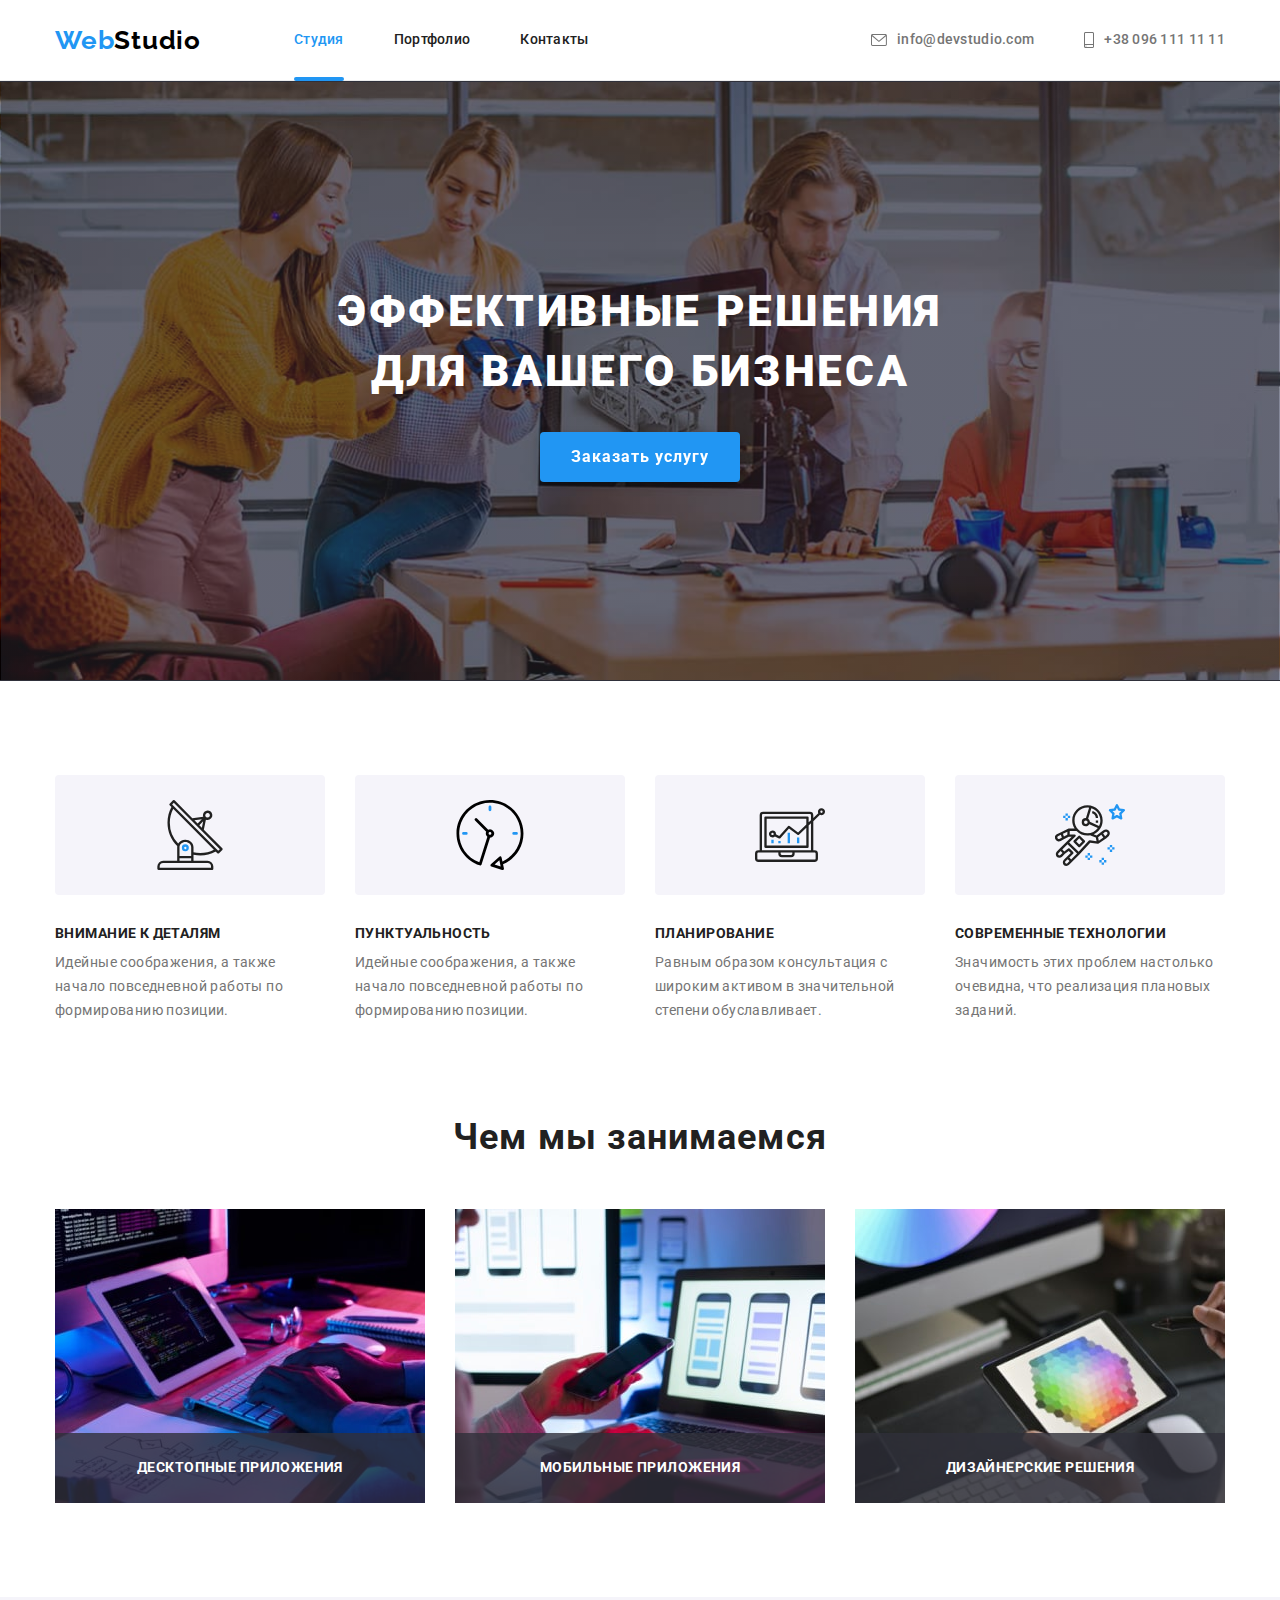
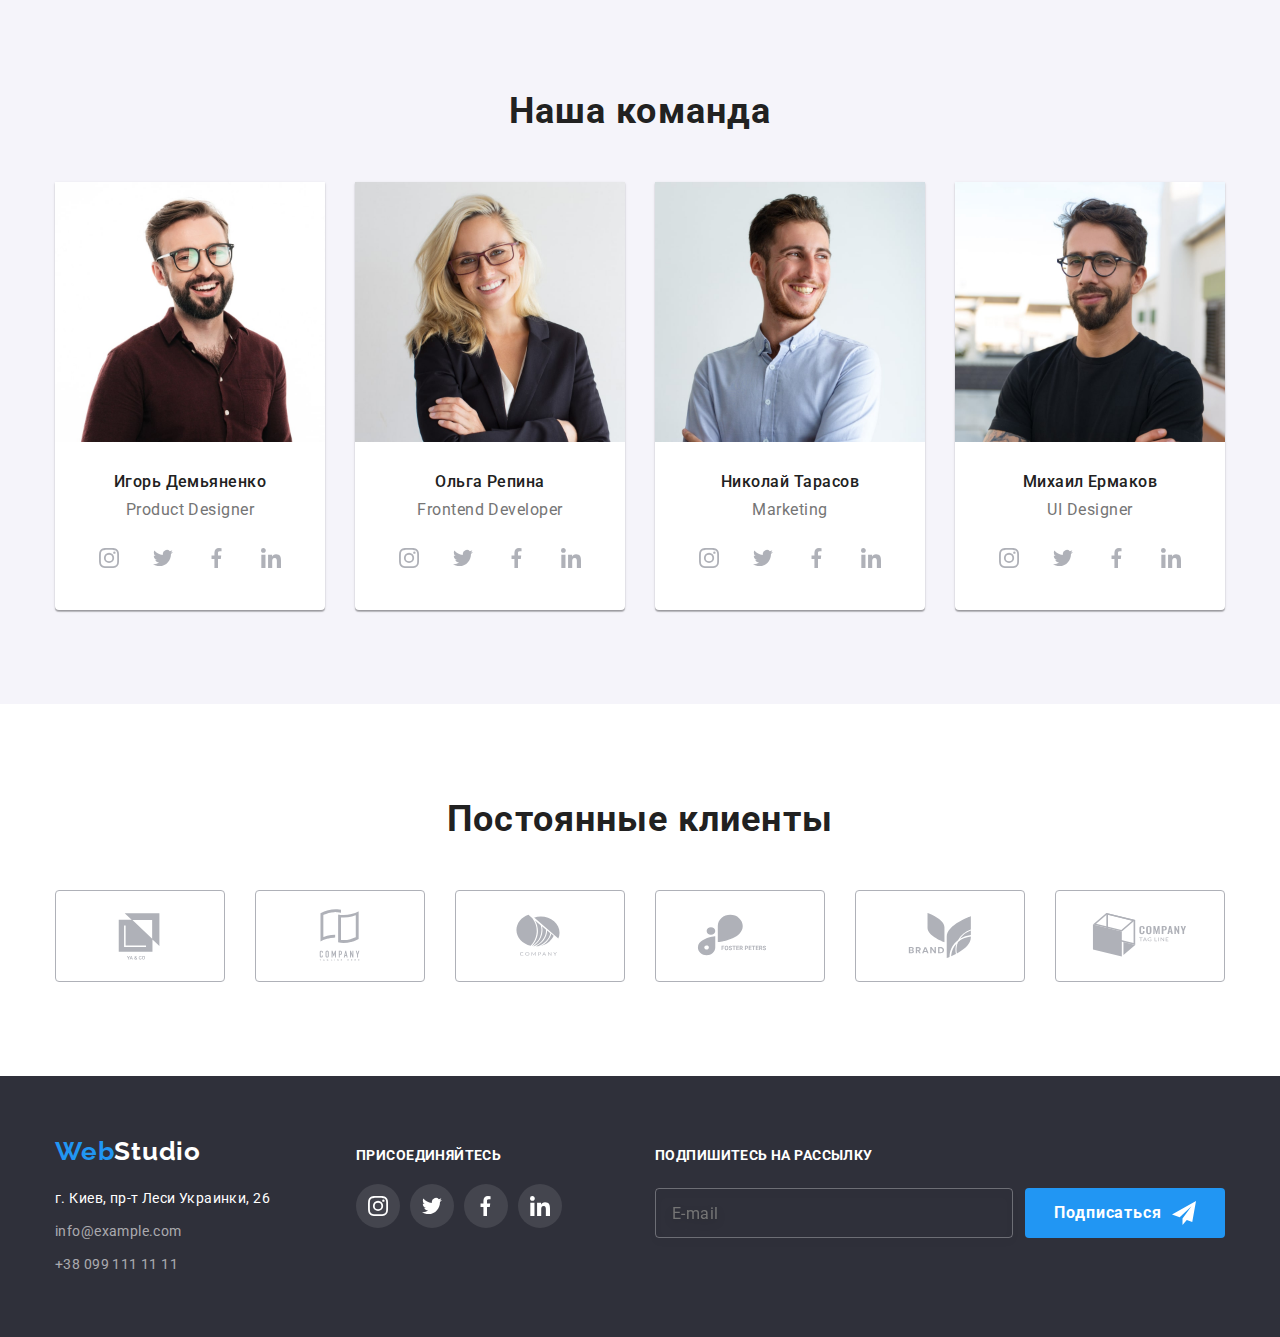
<file: index.html>
<!DOCTYPE html>
<html lang="ru">
<head>
    <meta charset="UTF-8">
    <meta http-equiv="X-UA-Compatible" content="IE=edge">
    <meta name="viewport" content="width=device-width, initial-scale=1.0">
    <title>Студия</title>
    <link rel="preconnect" href="https://fonts.googleapis.com">
    <link rel="preconnect" href="https://fonts.gstatic.com" crossorigin>
    <link href="https://fonts.googleapis.com/css2?family=Raleway:wght@700&family=Roboto:wght@400;500;700;900&display=swap" rel="stylesheet">
    <link rel="stylesheet" href="./css/main.min.css">
</head>
<body>
    <!-- Header section -->
    <header class="header"> 
        <div class="container header__container">
            <nav class="nav">
                <a class="logo__header link" href="index.html" lang="en">Web<span class="logo__studio-header" lang="en">Studio</span></a>
            
                <ul class="header__list list">
                    <li class="header__item"><a class="header__link current link" href="">Студия</a></li>
                    <li class="header__item"><a class="header__link link" href="portfolio.html">Портфолио</a></li>
                    <li class="header__item"><a class="header__link link" href="">Контакты</a></li>
                </ul>
            </nav>
            
            <ul class="header__contact-info list">
                <li class="header__contact-info-item"><a class="header__contact-info-link link" href="mailto:info@devstudio.com"> 
                    <svg class="envelope" width="16" height="12">
                        <use href="./images/symbol-defs.svg#envelope"></use>
                    </svg>
                        info@devstudio.com</a>
                </li>
                <li class="header__contact-info-item"><a class="header__contact-info-link link" href="tel:+380961111111">
                    <svg class="envelope" width="10" height="16">
                        <use href="./images/symbol-defs.svg#smartphone"></use>
                    </svg>
                    +38 096 111 11 11</a>
                </li>
            </ul>
        </div>

    </header>
    <!-- Main Section -->

    <main>
        
    <!-- Hero Section -->
            
            <section class="hero section">
                <div class="container">
                    <h1 class="hero__header">Эффективные решения для вашего бизнеса</h1>
                    <button class="btn" type="button" data-modal-open>Заказать услугу</button>
                </div>
            </section>
            
            
    <!-- Special Qualities Section -->
            <section class="special-qualities section">
                <div class="container">
                    <h2 class="visually-hidden">Особенности</h2>
                    <ul class="special-qualities__list list">
                        <li class="special-qualities__item">
                            <div class="special-qualities__area">
                                <svg class="satellite" width="70" height="70">
                                    <use href="./images/symbol-defs.svg#satellite"></use>
                                </svg>
                            </div>
                            <h3 class="special-qualities__header">Внимание к деталям</h3>
                            <p class="special-qualities__info">Идейные соображения, а также начало повседневной работы по формированию
                                позиции.</p>
                        </li>
                        <li class="special-qualities__item">
                            <div class="special-qualities__area">
                                <svg class="clock" width="70" height="70">
                                    <use href="./images/symbol-defs.svg#clock"></use>
                                </svg>
                            </div>
                            <h3 class="special-qualities__header">Пунктуальность</h3>
                            <p class="special-qualities__info">Идейные соображения, а также начало повседневной работы по формированию
                                позиции.</p>
                        </li>
                        <li class="special-qualities__item">
                            <div class="special-qualities__area">
                                <svg class="diagram" width="70" height="70">
                                    <use href="./images/symbol-defs.svg#diagram"></use>
                                </svg>
                            </div>
                            <h3 class="special-qualities__header">Планирование</h3>
                            <p class="special-qualities__info">Равным образом консультация с широким активом в значительной степени
                                обуславливает.</p>
                        </li>
                        <li class="special-qualities__item">
                            <div class="special-qualities__area">
                                <svg class="astronaut" width="70" height="70">
                                    <use href="./images/symbol-defs.svg#astronaut"></use>
                                </svg>
                            </div>
                            <h3 class="special-qualities__header">Современные технологии</h3>
                            <p class="special-qualities__info">Значимость этих проблем настолько очевидна, что реализация плановых заданий.
                            </p>
                        </li>
                    </ul>
                </div>
            </section>
            
    <!-- What We Do Section -->
            <section class="what-we-do section">
                <div class="container">
                    <h2 class="what-we-do__header">Чем мы занимаемся</h2>
                    <ul class="what-we-do__list list">
                        <li class="what-we-do__item">
                            <img class="what-we-do__image" src="./images/box1-min.jpg"
                                alt="руки на клавиатуре, планшет и часть монитора" width="370" height="294">
                            <h3 class="what-we-do__title">Десктопные приложения</h3>
                        </li>
                        <li class="what-we-do__item">
                            <img class="what-we-do__image" src="./images/box2-min.jpg"
                                alt="мобильный телефон в руке, работа на ноутбуке" width="370" height="294">
                            <h3 class="what-we-do__title">Мобильные приложения</h3>
                        </li>
                        <li class="what-we-do__item">
                            <img class="what-we-do__image" src="./images/box3-min.jpg" alt="планшет в руке"
                                width="370" height="294">
                            <h3 class="what-we-do__title">Дизайнерские решения</h3>
                        </li>
                    </ul>
                </div>
                
            </section>

    <!-- Our Team Section -->
            <section class="our-team section">
                <div class="container">
                    <h2 class="our-team__header"> Наша команда </h2>
                    <ul class="our-team__list list">
                        <li class="our-team__item">
                            <img class="our-team__image" src="./images/img1-min.jpg" alt="Игорь Демьяненко" width="270">
                            <div class="our-team__data">
                                <h3 class="our-team__title">Игорь Демьяненко</h3>
                                <p class="our-team__subtitle" lang="en">Product Designer</p>
                                <ul class="socials networks">
                                    <li class="networks__item">
                                        <a class="networks__link" href="">
                                            <svg class="networks__icon" width="20" height="20">
                                                <use href="./images/symbol-defs.svg#instagram"></use>
                                            </svg>
                                        </a>
                                    </li>
                                    <li class="networks__item">
                                        <a class="networks__link" href="">
                                            <svg class="networks__icon" width="20" height="20">
                                                <use href="./images/symbol-defs.svg#twitter"></use>
                                            </svg>
                                        </a>
                                    </li>
                                    <li class="networks__item">
                                        <a class="networks__link" href="">
                                            <svg class="networks__icon" width="20" height="20">
                                                <use href="./images/symbol-defs.svg#facebook"></use>
                                            </svg>
                                        </a>
                                    </li>
                                    <li class="networks__item">
                                        <a class="networks__link" href="">
                                            <svg class="networks__icon" width="20" height="20">
                                                <use href="./images/symbol-defs.svg#linkedin"></use>
                                            </svg>
                                        </a>
                                    </li>
                                </ul>
                            </div>    
                        </li>
                        <li class="our-team__item">
                            <img class="our-team__image" src="./images/img2-min.jpg" alt="Ольга Репина" width="270">
                            <div class="our-team__data">
                                <h3 class="our-team__title">Ольга Репина</h3>
                                <p class="our-team__subtitle" lang="en">Frontend Developer</p>
                                <ul class="socials networks">
                                    <li class="networks__item">
                                        <a class="networks__link" href="">
                                            <svg class="networks__icon" width="20" height="20">
                                                <use href="./images/symbol-defs.svg#instagram"></use>
                                            </svg>
                                        </a>
                                    </li>
                                    <li class="networks__item">
                                        <a class="networks__link" href="">
                                            <svg class="networks__icon" width="20" height="20">
                                                <use href="./images/symbol-defs.svg#twitter"></use>
                                            </svg>
                                        </a>
                                    </li>
                                    <li class="networks__item">
                                        <a class="networks__link" href="">
                                            <svg class="networks__icon" width="20" height="20">
                                                <use href="./images/symbol-defs.svg#facebook"></use>
                                            </svg>
                                        </a>
                                    </li>
                                    <li class="networks__item">
                                        <a class="networks__link" href="">
                                            <svg class="networks__icon" width="20" height="20">
                                                <use href="./images/symbol-defs.svg#linkedin"></use>
                                            </svg>
                                        </a>
                                    </li>
                                </ul>
                            </div>
                            
                        </li>
                        <li class="our-team__item">
                            <img class="our-team__image" src="./images/img3-min.jpg" alt="Николай Тарасов" width="270">
                            <div class="our-team__data">
                                <h3 class="our-team__title">Николай Тарасов</h3>
                                <p class="our-team__subtitle" lang="en">Marketing</p>
                                <ul class="socials networks">
                                    <li class="networks__item">
                                        <a class="networks__link" href="">
                                            <svg class="networks__icon" width="20" height="20">
                                                <use href="./images/symbol-defs.svg#instagram"></use>
                                            </svg>
                                        </a>
                                    </li>
                                    <li class="networks__item">
                                        <a class="networks__link" href="">
                                            <svg class="networks__icon" width="20" height="20">
                                                                                <use href=" ./images/symbol-defs.svg#twitter"></use>
                                            </svg>
                                        </a>
                                    </li>
                                    <li class="networks__item">
                                        <a class="networks__link" href="">
                                            <svg class="networks__icon" width="20" height="20">
                                                <use href="./images/symbol-defs.svg#facebook"></use>
                                            </svg>
                                        </a>
                                    </li>
                                    <li class="networks__item">
                                        <a class="networks__link" href="">
                                            <svg class="networks__icon" width="20" height="20">
                                                <use href="./images/symbol-defs.svg#linkedin"></use>
                                            </svg>
                                        </a>
                                    </li>
                                </ul>
                            </div>
                        </li>
                        <li class="our-team__item">
                            <img class="our-team__image" src="./images/img4-min.jpg" alt="Михаил Ермаков" width="270">
                            <div class="our-team__data">
                                <h3 class="our-team__title">Михаил Ермаков</h3>
                                <p class="our-team__subtitle" lang="en">UI Designer</p>
                                <ul class="socials networks">
                                    <li class="networks__item">
                                        <a class="networks__link" href="">
                                            <svg class="networks__icon" width="20" height="20">
                                                <use href="./images/symbol-defs.svg#instagram"></use>
                                            </svg>
                                        </a>
                                    </li>
                                    <li class="networks__item">
                                        <a class="networks__link" href="">
                                            <svg class="networks__icon" width="20" height="20">
                                                                                <use href=" ./images/symbol-defs.svg#twitter"></use>
                                            </svg>
                                        </a>
                                    </li>
                                    <li class="networks__item">
                                        <a class="networks__link" href="">
                                            <svg class="networks__icon" width="20" height="20">
                                                <use href="./images/symbol-defs.svg#facebook"></use>
                                            </svg>
                                        </a>
                                    </li>
                                    <li class="networks__item">
                                        <a class="networks__link" href="">
                                            <svg class="networks__icon" width="20" height="20">
                                                <use href="./images/symbol-defs.svg#linkedin"></use>
                                            </svg>
                                        </a>
                                    </li>
                                </ul>
                            </div>    
                        </li>
                    </ul>
                </div>
            </section>

    <!-- Regular Clients Section -->


            <section class="section">
                <div class="container">
                    <h2 class="regular-clients__header">Постоянные клиенты</h2>
                    <ul class="regular-clients list">
                        <li class="regular-clients__item">
                            <a class="regular-clients__link link" href="">
                                <svg class="regular-clients__icon" width="106" height="60">
                                    <use href="./images/symbol-defs.svg#client1"></use>
                                </svg>
                            </a>
                        </li>
                        <li class="regular-clients__item">
                            <a class="regular-clients__link link" href="">
                                <svg class="regular-clients__icon" width="106" height="60">
                                    <use href="./images/symbol-defs.svg#client2"></use>
                                </svg>
                            </a>
                        </li>
                        <li class="regular-clients__item">
                            <a class="regular-clients__link link" href="">
                                <svg class="regular-clients__icon" width="106" height="60">
                                    <use href="./images/symbol-defs.svg#client3"></use>
                                </svg>
                            </a>
                        </li>
                        <li class="regular-clients__item">
                            <a class="regular-clients__link link" href="">
                                <svg class="regular-clients__icon" width="106" height="60">
                                    <use href="./images/symbol-defs.svg#client4"></use>
                                </svg>
                            </a>
                        </li>
                        <li class="regular-clients__item">
                            <a class="regular-clients__link link" href="">
                                <svg class="regular-clients__icon" width="106" height="60">
                                    <use href="./images/symbol-defs.svg#client5"></use>
                                </svg>
                            </a>
                        </li>
                        <li class="regular-clients__item">
                            <a class="regular-clients__link link" href="">
                                <svg class="regular-clients__icon" width="106" height="60">
                                    <use href="./images/symbol-defs.svg#client6"></use>
                                </svg>
                            </a>
                        </li>
                    </ul>
                </div>
            </section>
    </main>
    
    <!-- Footer Section -->

    <footer class="footer">
        <div class="container">
            <div class="footer__info">
                <a class="logo__footer link" href="./index.html" lang="en">Web<span class="logo__studio-footer" lang="en">Studio</span></a>
                
                <!-- Address and Contact Information Section -->
                <address class="address">
                    <a class="address__info link" href="https://goo.gl/maps/rPca5SCmbWY2ue8S9">г. Киев, пр-т Леси Украинки, 26</a>
                    <ul class="footer__list list">
                        <li class="footer__link"><a class="footer__contact-info-link link" href="mailto:info@example.com">info@example.com</a></li>
                        <li class="footer__link"><a class="footer__contact-info-link link" href="tel:+380991111111">+38 099 111 11 11</a></li>
                    </ul>
                </address>
            </div>
            <div class="footer-social__wrap">
                <p class="footer-social__header">Присоединяйтесь</p>
                <ul class="networks__footer-list">
                    <li class="networks__item">
                        <a class="networks__link" href="">
                            <svg class="networks__icon" width="20" height="20">
                                <use href="./images/symbol-defs.svg#instagram"></use>
                            </svg>
                        </a>
                    </li>
                    <li class="networks__item">
                        <a class="networks__link" href="">
                            <svg class="networks__icon" width="20" height="20">
                                                                                                <use href="
                                ./images/symbol-defs.svg#twitter"></use>
                            </svg>
                        </a>
                    </li>
                    <li class="networks__item">
                        <a class="networks__link" href="">
                            <svg class="networks__icon" width="20" height="20">
                                <use href="./images/symbol-defs.svg#facebook"></use>
                            </svg>
                        </a>
                    </li>
                    <li class="networks__item">
                        <a class="networks__link" href="">
                            <svg class="networks__icon" width="20" height="20">
                                <use href="./images/symbol-defs.svg#linkedin"></use>
                            </svg>
                        </a>
                    </li>
                </ul>
            </div>
            <div class="footer-subscribe">
                <p class="footer-subscribe__header">Подпишитесь на рассылку</p>
                <form action="#" class="subscribe__form">
                        <input type="email" name="user-email" placeholder="E-mail" id="user-email" class="subscribe__input">
                        <button class="btn subscribe__btn" type="submit">Подписаться
                            <svg class="subscribe__icon-send" width="24" height="24">
                                <use href="./images/icons.svg#icon-send"></use>
                            </svg>
                        </button>
                </form>
            </div>
        </div>
        
    </footer>

    <!--------------   Modal  --------------->

    <div class="backdrop is-hidden" data-modal>
        <div class="modal">
            <button class="modal__button" data-modal-close>
                <svg class="modal__close" width="18" height="18">
                    <use href="./images/symbol-defs.svg#close-black"></use>
                </svg>
            </button>
            <p class="modal__title">Оставьте свои данные, мы вам перезвоним</p>
                <form action="#" class="modal__form" autocomplete="on">
                    <label for="name" class="modal__label">Имя</label>
                    <div class="modal-input__wrap">
                        <input type="text" name="user-name" id="name" class="modal-input" required autofocus>
                        <svg class="modal-input__icon" width="18" height="18">
                            <use href="./images/icons.svg#person"></use>
                        </svg>
                    </div>
                    <label for="tel" class="modal__label">Телефон</label>
                    <div class="modal-input__wrap">
                        <input type="tel" name="user-tel" id="tel" title="+38 (050) 555-55-55" pattern="[\+]\d{3}\s[\(]\d{2}[\)]\s\d{3}[\-]\d{2}[\-]\d{2}" class="modal-input" required>
                        <svg class="modal-input__icon" width="18" height="18">
                            <use href="./images/icons.svg#phone"></use>
                        </svg>
                    </div>
                    <label for="email" class="modal__label">Почта</label>
                    <div class="modal-input__wrap">
                        <input type="email" name="user-email" id="email" class="modal-input" required>
                        <svg class="modal-input__icon" width="18" height="18">
                            <use href="./images/icons.svg#email"></use>
                        </svg>
                    </div>
                    <label for="comment" class="modal__label">Комментарий</label>
                    <textarea name="user-comment" placeholder="Введите текст" id="comment"></textarea>
                    
                    <div class="modal-checkbox__field">
                        <input type="checkbox" name="checkbox" id="checkbox" class="modal-checkbox visually-hidden">
                        <label for="checkbox" class="modal-checkbox__agree">
                            <span class="modal-checkbox__icon-check-box">
                                <svg class="modal-checkbox__icon-check" width="16" height="15">
                                    <use href="./images/icons.svg#icon-check"></use>
                                </svg>
                            </span>Соглашаюсь с рассылкой и принимаю&nbsp;<a class="modal-checkbox__agree-link" href="">Условия договора</a>
                        </label>
                    </div>
                    <button type="submit" class="btn modal__btn" >Отправить</button>
                </form>
        </div>
    </div>
    <script src="./js/modal.js"></script>
</body>
</html>
</file>
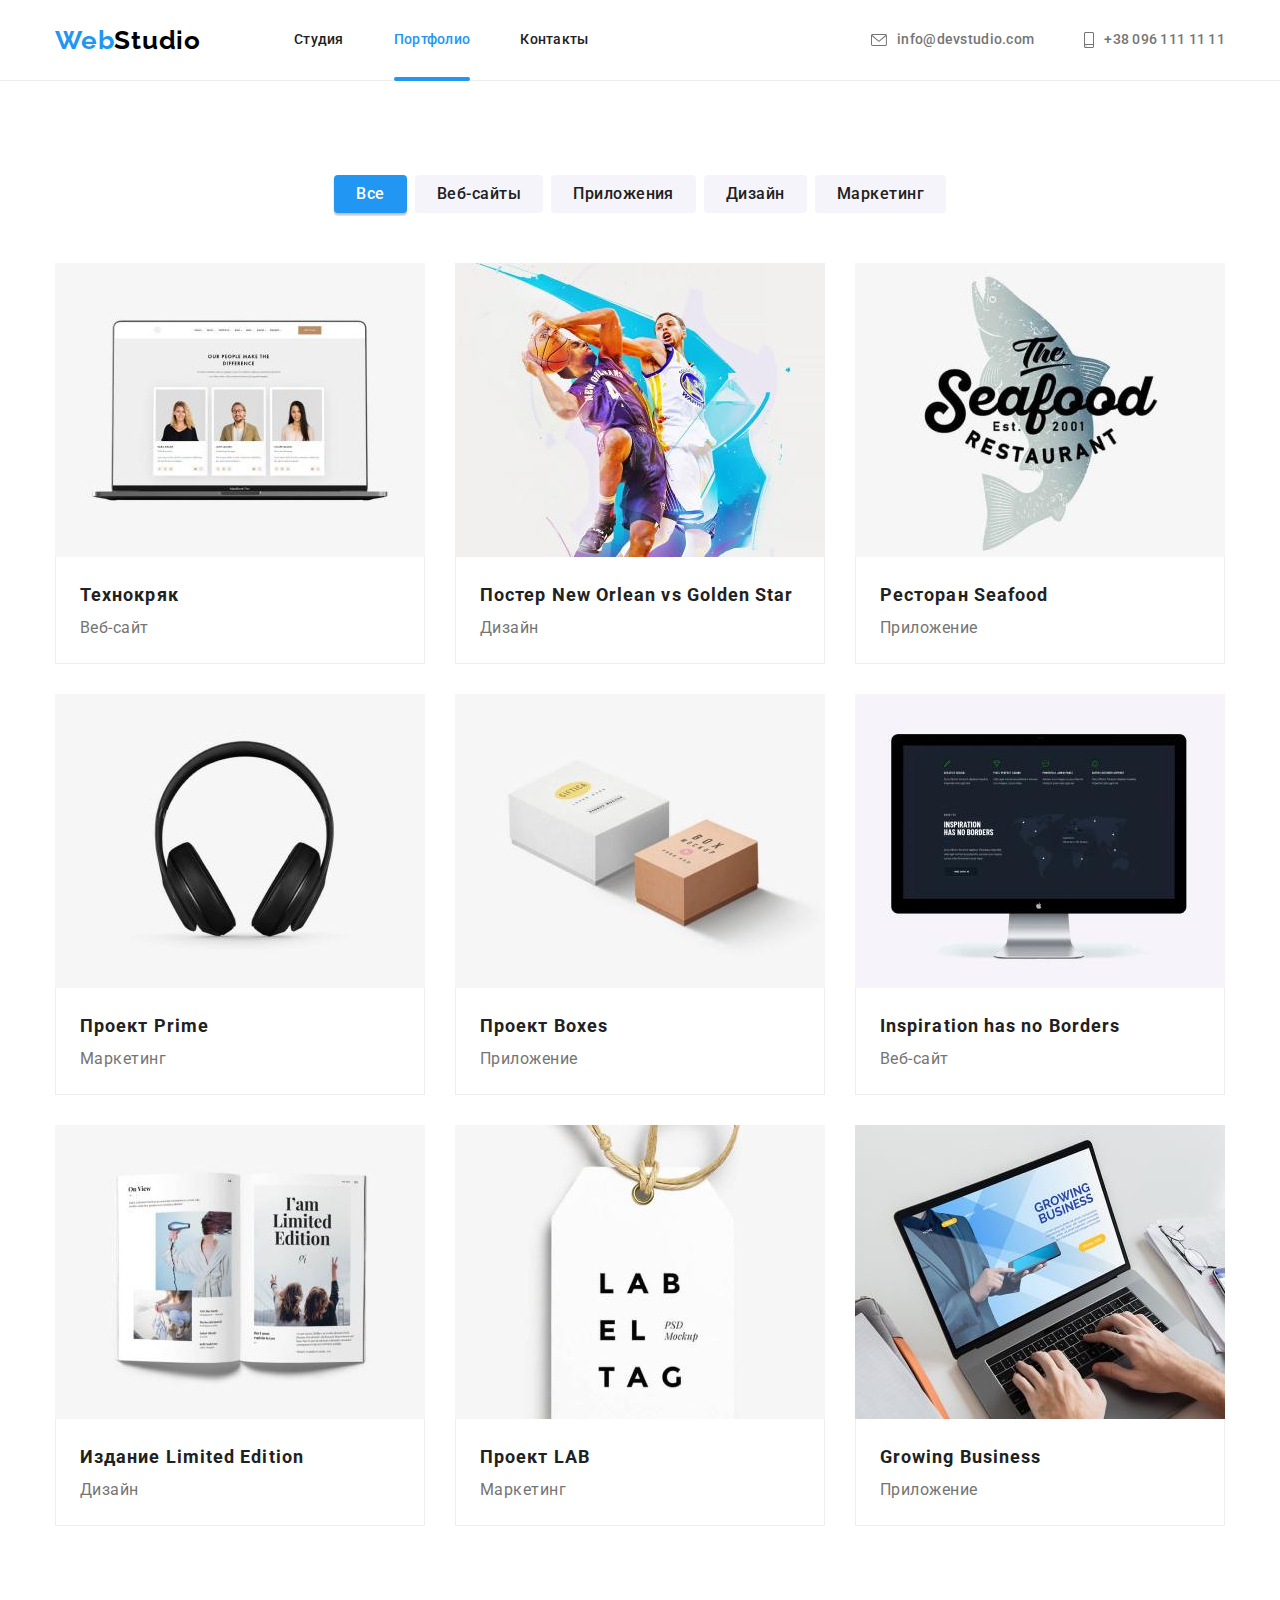
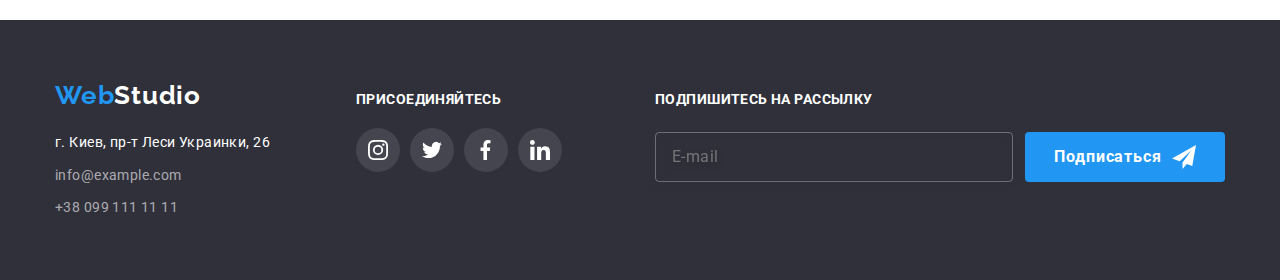
<file: portfolio.html>
<!DOCTYPE html>
<html lang="ru">
<head>
    <meta charset="UTF-8">
    <meta http-equiv="X-UA-Compatible" content="IE=edge">
    <meta name="viewport" content="width=device-width, initial-scale=1.0">
    <title>Портфолио</title>
    <link rel="preconnect" href="https://fonts.googleapis.com">
    <link rel="preconnect" href="https://fonts.gstatic.com" crossorigin>
    <link href="https://fonts.googleapis.com/css2?family=Raleway:wght@700&family=Roboto:wght@400;500;700;900&display=swap" rel="stylesheet">
    <link rel="stylesheet" href="./css/main.min.css">
</head>
<body>
    <!-- Header section -->
    <header class="header">
        <div class="container header__container">
            <nav class="nav">
                <a class="logo__header link" href="index.html" lang="en">Web<span class="logo__studio-header" lang="en">Studio</span></a>
            
                <ul class="header__list list">
                    <li class="header__item"><a class="header__link link" href="index.html">Студия</a></li>
                    <li class="header__item"><a class="header__link current link" href="portfolio.html">Портфолио</a></li>
                    <li class="header__item"><a class="header__link link" href="">Контакты</a></li>
                </ul>
            </nav>
            
            <ul class="header__contact-info list">
                <li class="header__contact-info-item"><a class="header__contact-info-link link" href="mailto:info@devstudio.com">
                        <svg class="envelope" width="16" height="12">
                            <use href="./images/symbol-defs.svg#envelope"></use>
                        </svg>
                        info@devstudio.com</a>
                </li>
                <li class="header__contact-info-item"><a class="header__contact-info-link link" href="tel:+380961111111">
                        <svg class="envelope" width="10" height="16">
                            <use href="./images/symbol-defs.svg#smartphone"></use>
                        </svg>
                        +38 096 111 11 11</a>
                </li>
            </ul>
        </div>
    
    </header>
    <!-- Main Section -->
    
    <main>
        <!-- Portfolio Section -->

        <section class="filter section">
            <div class="container">
                <h1 class="visually-hidden">Разделы</h1>
                <ul class="filter__list list">
                    <li class="filter__item">
                        <button class="filter__button active" type="button">Все</button>
                    </li>
                    <li class="filter__item">
                        <button class="filter__button" type="button">Веб-сайты</button>
                    </li>
                    <li class="filter__item">
                        <button class="filter__button" type="button">Приложения</button>
                    </li>
                    <li class="filter__item">
                        <button class="filter__button" type="button">Дизайн</button>
                    </li>
                    <li class="filter__item">
                        <button class="filter__button" type="button">Маркетинг</button>
                    </li>
                </ul>
            
                <ul class="cards__list list ">
                    <li class="cards__item">
                        <a class="cards__link link" href="">
                            <div class="cards__thumb">
                                <img class="cards__image" src="./images/card1.jpg" alt="Ноутбук с визитками" width="370" height="294">
                                <p class="cards__description">Технокряк это современная площадка распространения коронавируса. Компании используют эту платформу для цифрового шпионажа и атак на защищённые сервера конкурентов</p>
                            </div>
                            <div class="cards__data">
                                <h2 class="cards__title">Технокряк</h2>
                                <p class="cards__subtitle">Веб-сайт</p>
                            </div>
                        </a>
                    </li>
                    <li class="cards__item">
                        <a class="cards__link link" href="">
                            <div class="cards__thumb">
                                <img class="cards__image" src="./images/card2.jpg" alt="Два баскетболиста в процессе игры" width="370" height="294">
                                <p class="cards__description">Lorem ipsum dolor sit amet consectetur, adipisicing elit. Expedita, enim quia ab ratione mollitia rem magni temporibus minus? Optio aut dignissimos consectetur inventore nihil quos?</p>
                            </div>
                            <div class="cards__data">
                                <h2 class="cards__title">Постер <span lang="en">New Orlean vs Golden Star</span> </h2>
                                <p class="cards__subtitle">Дизайн</p>
                            </div>
                        </a>
                    </li>
                    <li class="cards__item">
                        <a class="cards__link link" href="">
                            <div class="cards__thumb">
                                <img class="cards__image" src="./images/card3.jpg" alt="Название ресторана на фоне рыбы" width="370" height="294">
                                <p class="cards__description">Lorem ipsum dolor sit amet consectetur, adipisicing elit. Expedita, enim quia ab ratione mollitia
                                    rem magni temporibus minus? Optio aut dignissimos consectetur inventore nihil quos?</p>
                            </div>
                            <div class="cards__data">
                                <h2 class="cards__title">Ресторан <span lang="en">Seafood</span></h2>
                                <p class="cards__subtitle">Приложение</p>
                            </div>
                        </a>
                    </li>
                    <li class="cards__item">
                        <a class="cards__link link" href="">
                            <div class="cards__thumb">
                                <img class="cards__image" src="./images/card4.jpg" alt="Наушники" width="370" height="294">
                                <p class="cards__description">Lorem ipsum dolor sit amet consectetur, adipisicing elit. Expedita, enim quia ab ratione mollitia
                                    rem magni temporibus minus? Optio aut dignissimos consectetur inventore nihil quos?</p>
                            </div>
                            <div class="cards__data">
                                <h2 class="cards__title">Проект <span lang="en">Prime</span></h2>
                                <p class="cards__subtitle">Маркетинг</p>
                            </div>
                        </a>
                    </li>
                    <li class="cards__item">
                        <a class="cards__link link" href="">
                            <div class="cards__thumb">
                                <img class="cards__image" src="./images/card5.jpg" alt="Две коробки с надписями" width="370" height="294">
                                <p class="cards__description">Lorem ipsum dolor sit amet consectetur, adipisicing elit. Expedita, enim quia ab ratione mollitia
                                    rem magni temporibus minus? Optio aut dignissimos consectetur inventore nihil quos?</p>
                            </div>
                            <div class="cards__data">
                                <h2 class="cards__title">Проект <span lang="en">Boxes</span></h2>
                                <p class="cards__subtitle">Приложение</p>
                            </div>
                        </a>
                    </li>
                    <li class="cards__item">
                        <a class="cards__link link" href="">
                            <div class="cards__thumb">
                                <img class="cards__image" src="./images/card6.jpg" alt="Монитор с изображением сайта" width="370" height="294">
                                <p class="cards__description">Lorem ipsum dolor sit amet consectetur, adipisicing elit. Expedita, enim quia ab ratione mollitia
                                    rem magni temporibus minus? Optio aut dignissimos consectetur inventore nihil quos?</p>
                            </div>
                            <div class="cards__data">
                                <h2 class="cards__title" lang="en">Inspiration has no Borders</h2>
                                <p class="cards__subtitle">Веб-сайт</p>
                            </div>
                        </a>
                    </li>
                    <li class="cards__item">
                        <a class="cards__link link" href="">
                            <div class="cards__thumb">
                                <img class="cards__image" src="./images/card7.jpg" alt="Открытый журнал" width="370" height="294">
                                <p class="cards__description">Lorem ipsum dolor sit amet consectetur, adipisicing elit. Expedita, enim quia ab ratione mollitia
                                    rem magni temporibus minus? Optio aut dignissimos consectetur inventore nihil quos?</p>
                            </div>
                            <div class="cards__data">
                                <h2 class="cards__title">Издание <span lang="en">Limited Edition</span></h2>
                                <p class="cards__subtitle">Дизайн</p>
                            </div>
                        </a>
                    </li>
                    <li class="cards__item">
                        <a class="cards__link link" href="">
                            <div class="cards__thumb">
                                <img class="cards__image" src="./images/card8.jpg" alt="Белая бирка с названием" width="370" height="294">
                                <p class="cards__description">Lorem ipsum dolor sit amet consectetur, adipisicing elit. Expedita, enim quia ab ratione mollitia
                                    rem magni temporibus minus? Optio aut dignissimos consectetur inventore nihil quos?</p>
                            </div>
                            <div class="cards__data">
                                <h2 class="cards__title">Проект <span lang="en">LAB</span></h2>
                                <p class="cards__subtitle">Маркетинг</p>
                            </div>
                        </a>
                    </li>
                    <li class="cards__item">
                        <a class="cards__link link" href="">
                            <div class="cards__thumb">
                                <img class="cards__image" src="./images/card9.jpg" alt="Руки на клавиатуре ноутбука" width="370" height="294">
                                <p class="cards__description">Lorem ipsum dolor sit amet consectetur, adipisicing elit. Expedita, enim quia ab ratione mollitia
                                    rem magni temporibus minus? Optio aut dignissimos consectetur inventore nihil quos?</p>
                            </div>
                            <div class="cards__data">
                                <h2 class="cards__title" lang="en">Growing Business</h2>
                                <p class="cards__subtitle">Приложение</p>
                            </div>
                        </a>
                    </li>
                </ul>
            </div>
        </section>
    </main>
    
    <!-- Footer Section -->
    
    <footer class="footer">
        <div class="container">
            <div class="footer__info">
                <a class="logo__footer link" href="./index.html" lang="en">Web<span class="logo__studio-footer"
                        lang="en">Studio</span></a>
    
                <!-- Address and Contact Information Section -->
                <address class="address">
                    <a class="address__info link" href="https://goo.gl/maps/rPca5SCmbWY2ue8S9">г. Киев, пр-т Леси Украинки,
                        26</a>
                    <ul class="footer__list list">
                        <li class="footer__link"><a class="footer__contact-info-link link"
                                href="mailto:info@example.com">info@example.com</a></li>
                        <li class="footer__link"><a class="footer__contact-info-link link" href="tel:+380991111111">+38 099
                                111 11 11</a></li>
                    </ul>
                </address>
            </div>
            <div class="footer-social__wrap">
                <p class="footer-social__header">Присоединяйтесь</p>
                <ul class="networks__footer-list">
                    <li class="networks__item">
                        <a class="networks__link" href="">
                            <svg class="networks__icon" width="20" height="20">
                                <use href="./images/symbol-defs.svg#instagram"></use>
                            </svg>
                        </a>
                    </li>
                    <li class="networks__item">
                        <a class="networks__link" href="">
                            <svg class="networks__icon" width="20" height="20">
                                <use href="
                                    ./images/symbol-defs.svg#twitter"></use>
                            </svg>
                        </a>
                    </li>
                    <li class="networks__item">
                        <a class="networks__link" href="">
                            <svg class="networks__icon" width="20" height="20">
                                <use href="./images/symbol-defs.svg#facebook"></use>
                            </svg>
                        </a>
                    </li>
                    <li class="networks__item">
                        <a class="networks__link" href="">
                            <svg class="networks__icon" width="20" height="20">
                                <use href="./images/symbol-defs.svg#linkedin"></use>
                            </svg>
                        </a>
                    </li>
                </ul>
            </div>
            <div class="footer-subscribe">
                <p class="footer-subscribe__header">Подпишитесь на рассылку</p>
                <form action="#" class="subscribe__form">
                    <input type="email" name="user-email" placeholder="E-mail" id="user-email" class="subscribe__input">
                    <button class="btn subscribe__btn" type="submit">Подписаться
                        <svg class="subscribe__icon-send" width="24" height="24">
                            <use href="./images/icons.svg#icon-send"></use>
                        </svg>
                    </button>
                </form>
            </div>
        </div>
    
    </footer>

</body>
</html>
</file>
<file: css/main.min.css>
/*! modern-normalize v1.1.0 | MIT License | https://github.com/sindresorhus/modern-normalize */*,::before,::after{box-sizing:border-box}html{line-height:1.15;-webkit-text-size-adjust:100%;-moz-tab-size:4;tab-size:4}body{margin:0;font-family:system-ui,-apple-system,"Segoe UI",Roboto,Helvetica,Arial,sans-serif,"Apple Color Emoji","Segoe UI Emoji"}hr{height:0;color:inherit}abbr[title]{text-decoration:underline dotted}b,strong{font-weight:bolder}code,kbd,samp,pre{font-family:ui-monospace, SFMono-Regular, Consolas, 'Liberation Mono', Menlo, monospace;font-size:1em}small{font-size:80%}sub,sup{font-size:75%;line-height:0;position:relative;vertical-align:baseline}sub{bottom:-0.25em}sup{top:-0.5em}table{text-indent:0;border-color:inherit}button,input,optgroup,select,textarea{font-family:inherit;font-size:100%;line-height:1.15;margin:0}button,select{text-transform:none}button,[type='button'],[type='reset'],[type='submit']{-webkit-appearance:button}::-moz-focus-inner{border-style:none;padding:0}:-moz-focusring{outline:1px dotted ButtonText}:-moz-ui-invalid{box-shadow:none}legend{padding:0}progress{vertical-align:baseline}::-webkit-inner-spin-button,::-webkit-outer-spin-button{height:auto}[type='search']{-webkit-appearance:textfield;outline-offset:-2px}::-webkit-search-decoration{-webkit-appearance:none}::-webkit-file-upload-button{-webkit-appearance:button;font:inherit}summary{display:list-item}html{box-sizing:border-box}*,*::before,*::after{box-sizing:inherit}body{margin:0;font-family:"Roboto",sans-serif;color:#757575;background-color:#fff}p,h1,h2,h3,h4,h5,h6{margin:0}ul{margin:0;padding:0;list-style:none}button{cursor:pointer}img{display:block;max-width:100%;height:auto}address{font-style:normal}.list{list-style:none}.link{text-decoration:none}.section{padding-top:94px;padding-bottom:94px;text-align:center}.visually-hidden{position:absolute;margin:-1px;white-space:nowrap;width:1px;height:1px;overflow:hidden;border:0;padding:0;clip:rect(0 0 0 0);clip-path:inset(50%)}.container{width:1200px;padding-left:15px;padding-right:15px;margin:0 auto}.logo__header{display:block;margin-right:93px;padding-top:24px;padding-bottom:24px;font-family:"Raleway",sans-serif;font-weight:700;font-size:26px;line-height:1.19;letter-spacing:0.03em;color:#2196f3}.logo__studio-header{color:#000}.logo__footer{display:block;margin:0 0 20px 0;padding:0px;font-family:"Raleway",sans-serif;font-weight:700;font-size:26px;line-height:1.19;letter-spacing:0.03em;color:#2196f3}.logo__studio-footer{color:#fff;padding-top:0px}.header{border-bottom:1px solid #ececec}.header__container{display:flex;align-items:center}.nav{display:flex;align-items:center}.header__list{display:flex}.header__item:not(:last-child),.header__contact-info-item:not(:last-child){margin-right:50px}.header__contact-info{display:flex;margin-left:auto}.header__contact-info-link{display:flex;align-items:center;padding:32px 0;font-weight:500;font-size:14px;line-height:1.14;letter-spacing:0.02em;color:#757575;transition-property:color;transition-duration:250ms;transition-timing-function:cubic-bezier(0.4, 0, 0.2, 1)}.header__contact-info-link:hover,.header__contact-info-link:focus{color:#2196f3}.header__item{position:relative}.header__link{display:block;padding-top:32px;padding-bottom:32px;font-weight:500;font-size:14px;line-height:1.14;letter-spacing:0.02em;color:#212121;transition-property:color;transition-duration:250ms;transition-timing-function:cubic-bezier(0.4, 0, 0.2, 1)}.header__link:hover,.header__link:focus{color:#2196f3}.current{color:#2196f3}.current::after{position:absolute;bottom:-1px;left:0;display:inline-block;content:'';width:100%;height:4px;background:#2196f3;border-radius:2px}.envelope{margin-right:10px;fill:currentColor}.envelope:hover,.envelope:focus{color:#2196f3}.smartphone{margin-right:10px;fill:currentColor}.hero{height:600px;max-width:1600px;margin-left:auto;margin-right:auto;text-align:center;padding-top:200px;padding-bottom:200px;border:1px solid transparent;background-color:#2f303a;background-image:linear-gradient(to right, rgba(47,48,58,0.4), rgba(47,48,58,0.4)),url(../images/overlay.jpg);background-repeat:no-repeat;background-position:center;background-size:cover}.hero__header{width:696px;padding:280 452;margin:0 auto 30px;font-weight:900;font-size:44px;line-height:1.36;letter-spacing:0.06em;text-transform:uppercase;color:#fff}.btn{cursor:pointer;min-width:200px;height:50px;border-radius:4px;border:0px;font-family:inherit;font-style:inherit;font-weight:700;font-size:16px;line-height:1.87;letter-spacing:0.06em;color:#fff;background-color:#2196f3;filter:drop-shadow(0px 4px 4px rgba(0,0,0,0.25));transition-property:background-color;transition-duration:250ms;transition-timing-function:cubic-bezier(0.4, 0, 0.2, 1)}.btn:hover,.btn:focus{background-color:#188ce8}.special-qualities__list{display:flex}.special-qualities__item{margin-right:30px;width:270px}.special-qualities__item:last-child{margin-right:0px}.special-qualities__area{display:flex;width:100%;min-height:120px;margin-bottom:30px;align-items:center;justify-content:center;border-radius:4px;background-color:#f5f4fa}.special-qualities__header{font-weight:700;font-size:14px;line-height:16px;letter-spacing:0.03em;text-transform:uppercase;color:#212121;margin-bottom:10px;text-align:left}.special-qualities__info{font-size:14px;line-height:1.71;letter-spacing:0.03em;color:#757575;text-align:left}.what-we-do{padding-top:0}.what-we-do__header{margin-bottom:50px;text-align:center;font-weight:700;font-size:36px;line-height:1.16;letter-spacing:0.03em;color:#212121}.what-we-do__list{display:flex}.what-we-do__item{position:relative}.what-we-do__item:not(:last-child){margin-right:30px}.what-we-do__title{position:absolute;left:0;bottom:0;width:100%;height:70px;display:flex;justify-content:center;align-items:center;font-weight:700;font-size:14px;line-height:1.14;letter-spacing:0.03em;text-transform:uppercase;color:#fff;background:rgba(47,48,58,0.8)}.our-team{background-color:#f5f4fa}.our-team__header{margin-bottom:50px;text-align:center;font-weight:700;font-size:36px;line-height:1.16;letter-spacing:0.03em;color:#212121}.our-team__list{display:flex;align-items:center}.our-team__item{background-color:#fff;width:270px;height:428px;box-shadow:0px 1px 3px rgba(0,0,0,0.12),0px 1px 1px rgba(0,0,0,0.14),0px 2px 1px rgba(0,0,0,0.2);border-radius:0px 0px 4px 4px}.our-team__item:not(:last-child){margin-right:30px}.our-team__data{padding:30px 32px}.our-team__title{margin:0 0 10px 0;text-align:center;font-weight:500;font-size:16px;line-height:19px;letter-spacing:0.03em;color:#212121}.our-team__subtitle{margin-bottom:16px;font-weight:normal;font-size:16px;line-height:1.18;text-align:center;letter-spacing:0.03em;color:#757575}.socials{display:flex;justify-content:center}.networks{margin-top:0;margin-bottom:0;list-style:none}.networks__link{display:flex;align-items:center;justify-content:center;width:44px;height:44px;border-radius:50%;color:#afb1b8;background:rgba(255,255,255,0.1);transition-property:background-color, color;transition-duration:250ms;transition-timing-function:cubic-bezier(0.4, 0, 0.2, 1)}.networks__link:hover,.networks__link:focus{color:#fff;background-color:#2196f3}.networks__icon{fill:currentColor}.socials>.networks__item:not(:last-child){margin-right:10px}.regular-clients__header{margin:0 0 50px 0;color:#212121;font-weight:700;font-size:36px;line-height:1.17;letter-spacing:0.03em}.regular-clients{display:flex;justify-content:center}.regular-clients__link{display:flex;align-items:center;justify-content:center;width:170px;height:92px;border:1px solid #afb1b8;border-radius:4px;color:#afb1b8;transition-property:color, border;transition-duration:250ms;transition-timing-function:cubic-bezier(0.4, 0, 0.2, 1)}.regular-clients__link:hover,.regular-clients__link:focus{color:#2196f3;border-color:#2196f3}.regular-clients>.regular-clients__item:not(:last-child){margin-right:30px}.regular-clients__icon{fill:currentColor}.footer{background-color:#2f303a;padding:60px 0}.footer>.container{display:flex;align-items:baseline}.footer__info{margin-right:70px}.address{width:231px}.address__info{display:block;margin-bottom:9px;font-style:normal;font-weight:normal;font-size:14px;line-height:1.71;letter-spacing:0.03em;color:#fff}.footer__list{display:block}.footer__link:not(:last-child){margin-bottom:9px}.footer__contact-info-link{display:block;font-style:normal;font-weight:normal;font-size:14px;line-height:1.71;letter-spacing:0.03em;color:rgba(255,255,255,0.6);transition-property:color;transition-duration:250ms;transition-timing-function:cubic-bezier(0.4, 0, 0.2, 1)}.footer__contact-info-link:hover,.footer__contact-info-link:focus{color:#2196f3}.footer-social__wrap{margin-right:auto}.footer-social__header{margin-bottom:20px;font-size:14px;font-weight:700;line-height:1.14;letter-spacing:0.03em;text-transform:uppercase;color:#fff}.networks__footer-list{display:flex;justify-content:center}.networks__footer-list>.networks__item:not(:last-child){margin-right:10px}.footer-social__wrap .networks__link{color:#fff}.networks__link{display:flex;align-items:center;justify-content:center;width:44px;height:44px;border-radius:50%;color:#afb1b8;background:rgba(255,255,255,0.1);transition-property:background-color, color;transition-duration:250ms;transition-timing-function:cubic-bezier(0.4, 0, 0.2, 1)}.networks__link:hover,.networks__link:focus{color:#fff;background-color:#2196f3}.networks__icon{fill:currentColor}.footer-subscribe__header{margin-bottom:20px;font-weight:700;line-height:1.14;font-size:14px;line-height:1.71;letter-spacing:0.03em;text-transform:uppercase;color:#fff}.subscribe__form{display:flex}.subscribe__input{display:flex;align-items:center;width:358px;height:50px;margin-right:12px;padding-left:16px;font-size:16px;line-height:1.25;letter-spacing:0.03em;color:rgba(255,255,255,0.6);background:transparent;border:1px solid rgba(255,255,255,0.3);box-sizing:border-box;filter:drop-shadow(0px 4px 4px rgba(0,0,0,0.15));border-radius:4px}.subscribe__input:focus{border:1px solid #2196f3}.subscribe__btn{display:flex;align-items:center;justify-content:center;width:200px;filter:none}.subscribe__icon-send{margin-left:10px}.backdrop{position:fixed;top:0;left:0;width:100%;height:100%;background:rgba(0,0,0,0.2);opacity:1;transition-property:opacity;transition-duration:250ms;transition-timing-function:cubic-bezier(0.4, 0, 0.2, 1)}.backdrop.is-hidden{opacity:0;pointer-events:none;opacity:0}.modal{position:absolute;top:50%;left:50%;transform:translate(-50%, -50%) scale(1);width:528px;height:581px;padding:40px;background:#fff;box-shadow:0px 1px 3px rgba(0,0,0,0.12),0px 1px 1px rgba(0,0,0,0.14),0px 2px 1px rgba(0,0,0,0.2);border-radius:4px;transition-property:transform;transition-duration:250ms;transition-timing-function:cubic-bezier(0.4, 0, 0.2, 1)}.backdrop.is-hidden .modal{transform:translate(-50%, -50%) scale(1.2)}.modal__button{position:absolute;display:flex;align-items:center;top:8px;right:8px;width:30px;height:30px;justify-content:center;border-radius:50%;background:#fff;border:1px solid rgba(0,0,0,0.1);box-sizing:border-box;transition-property:border;transition-duration:250ms;transition-timing-function:cubic-bezier(0.4, 0, 0.2, 1)}.modal__button:hover,.modal__button:focus{border:1px solid #2196f3}.modal__close{width:18px;height:18px;fill:#000;transition-property:fill;transition-duration:250ms;transition-timing-function:cubic-bezier(0.4, 0, 0.2, 1)}.modal__button:hover .modal__close,.modal__button:focus .modal__close{fill:#2196f3}.modal__title{margin-bottom:12px;font-weight:700;font-size:20px;line-height:1.15;text-align:center;letter-spacing:0.03em;color:#212121}.modal__label{margin-bottom:4px;font-size:12px;line-height:1.16;letter-spacing:0.01em;color:#757575}.modal-input{width:448px;height:40px;border:1px solid rgba(33,33,33,0.2);border-radius:4px;outline:none;padding:0 10px;padding-left:42px;background-color:transparent;transition-property:border;transition-duration:250ms;transition-timing-function:cubic-bezier(0.4, 0, 0.2, 1)}.modal-input:focus{border:1px solid #2196f3}.modal-input::placeholder{font-weight:normal;font-size:12px;line-height:1.16;letter-spacing:0.01em;color:rgba(117,117,117,0.5)}.modal-input__wrap{position:relative;margin-bottom:10px}.modal-input__icon{position:absolute;top:0;left:0;transform:translate(13px, 11px);transition-property:fill;transition-duration:250ms;transition-timing-function:cubic-bezier(0.4, 0, 0.2, 1)}.modal-input:focus+.modal-input__icon{fill:#2196f3}textarea{resize:none;width:100%;height:120px;border:1px solid rgba(33,33,33,0.2);box-sizing:border-box;border-radius:4px;outline:none;padding:12px 16px;margin-bottom:20px;background-color:transparent;transition-property:border;transition-duration:250ms;transition-timing-function:cubic-bezier(0.4, 0, 0.2, 1)}textarea:focus{border:1px solid #2196f3}textarea::placeholder{font-weight:normal;font-size:12px;line-height:1.16;letter-spacing:0.01em;color:rgba(117,117,117,0.5)}.modal-checkbox__field{display:flex;margin-bottom:30px;height:24px;justify-content:center}.modal-checkbox__agree{display:flex;align-items:center;width:100%;font-size:14px;line-height:1.71;letter-spacing:0.03em;color:#757575;justify-content:center}.modal-checkbox__icon-check-box{display:flex;align-items:center;width:16px;height:15px;border:2px solid #000;margin-right:8.38px;border-radius:2px;justify-content:center;transition-property:border-color;transition-duration:250ms;transition-timing-function:cubic-bezier(0.4, 0, 0.2, 1)}.modal-checkbox:checked+.modal-checkbox__agree .modal-checkbox__icon-check-box{background-color:#2196f3;border:none}.modal-checkbox:hover+.modal-checkbox__agree .modal-checkbox__icon-check-box,.modal-checkbox:focus+.modal-checkbox__agree .modal-checkbox__icon-check-box{border-color:#2196f3}.modal-checkbox__icon-check{fill:transparent}.modal-checkbox:checked+.modal-checkbox__agree .modal-checkbox__icon-check{fill:#fff}.modal-checkbox__agree-link{color:#2196f3}.modal__btn{display:block;margin:0 auto}.filter__list{display:flex;justify-content:center;margin-bottom:50px}.filter__item{text-align:-webkit-match-parent}.filter__list .filter__item:not(:last-child){margin-right:8px}.filter__button{cursor:pointer;min-width:73px;padding:6px 22px;border:0;border-radius:4px;border-radius:4px;font-family:inherit;font-style:inherit;font-weight:500;font-size:16px;line-height:1.62;letter-spacing:0.03em;color:#212121;background-color:#f5f4fa;transition-property:background-color, color, box-shadow;transition-duration:250ms;transition-timing-function:cubic-bezier(0.4, 0, 0.2, 1)}.filter__button:hover,.filter__button:focus,.filter__button .active{color:#fff;background-color:#2196f3;box-shadow:0px 3px 1px rgba(0,0,0,0.1),0px 1px 2px rgba(0,0,0,0.08),0px 2px 2px rgba(0,0,0,0.12)}.active{color:#fff;background-color:#2196f3;box-shadow:0px 3px 1px rgba(0,0,0,0.1),0px 1px 2px rgba(0,0,0,0.08),0px 2px 2px rgba(0,0,0,0.12)}.cards__list{display:flex;flex-wrap:wrap}.cards__item{width:370px;margin-right:30px;margin-bottom:30px}.cards__item:nth-child(3n){margin-right:0}.cards__item:nth-last-child(-n+3){margin-bottom:0}.cards__link{display:block;transition-property:box-shadow, opacity;transition-duration:250ms;transition-timing-function:cubic-bezier(0.4, 0, 0.2, 1)}.cards__link:hover,.cards__link:focus{box-shadow:0px 1px 1px rgba(0,0,0,0.12),0px 4px 4px rgba(0,0,0,0.06),1px 4px 6px rgba(0,0,0,0.16)}.cards__thumb{position:relative;overflow:hidden}.cards__description{position:absolute;height:100%;margin:0;padding:63px 24px;font-size:18px;line-height:1.56;letter-spacing:0.03em;text-align:left;background-color:rgba(33,150,243,0.9);color:#fff;opacity:0;transition:transform 250ms cubic-bezier(0.4, 0, 0.2, 1),opacity 250ms cubic-bezier(0.4, 0, 0.2, 1)}.cards__link:hover .cards__description,.cards__link:focus .cards__description{opacity:1;transform:translateY(-100%)}.cards__data{padding:20px 24px;text-align:left}.cards__item .cards__data{border:1px solid #eee;border-top:0;padding:20px 24px}.cards__title{font-weight:700;font-size:18px;line-height:2;letter-spacing:0.06em;color:#212121}.cards__subtitle{font-size:16px;line-height:1.87;letter-spacing:0.03em;color:#757575}
/*# sourceMappingURL=main.min.css.map */
</file>
